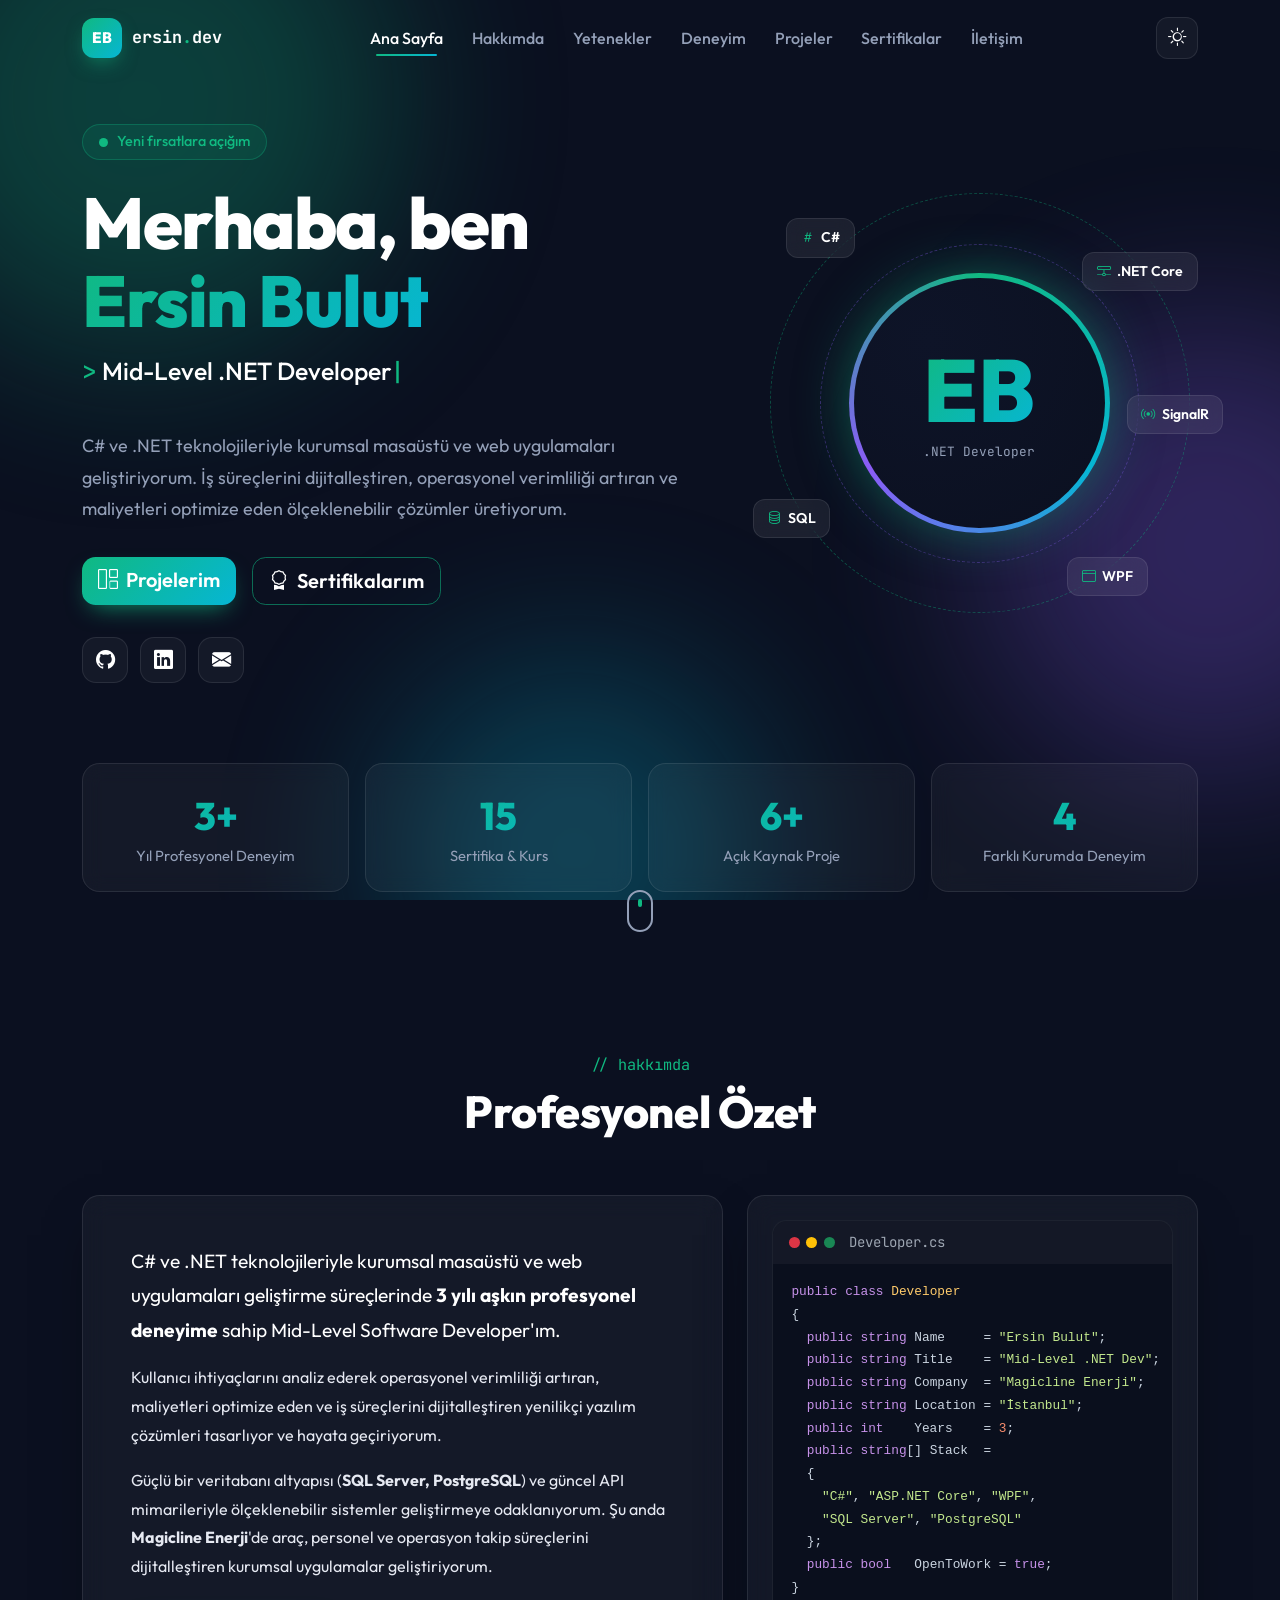
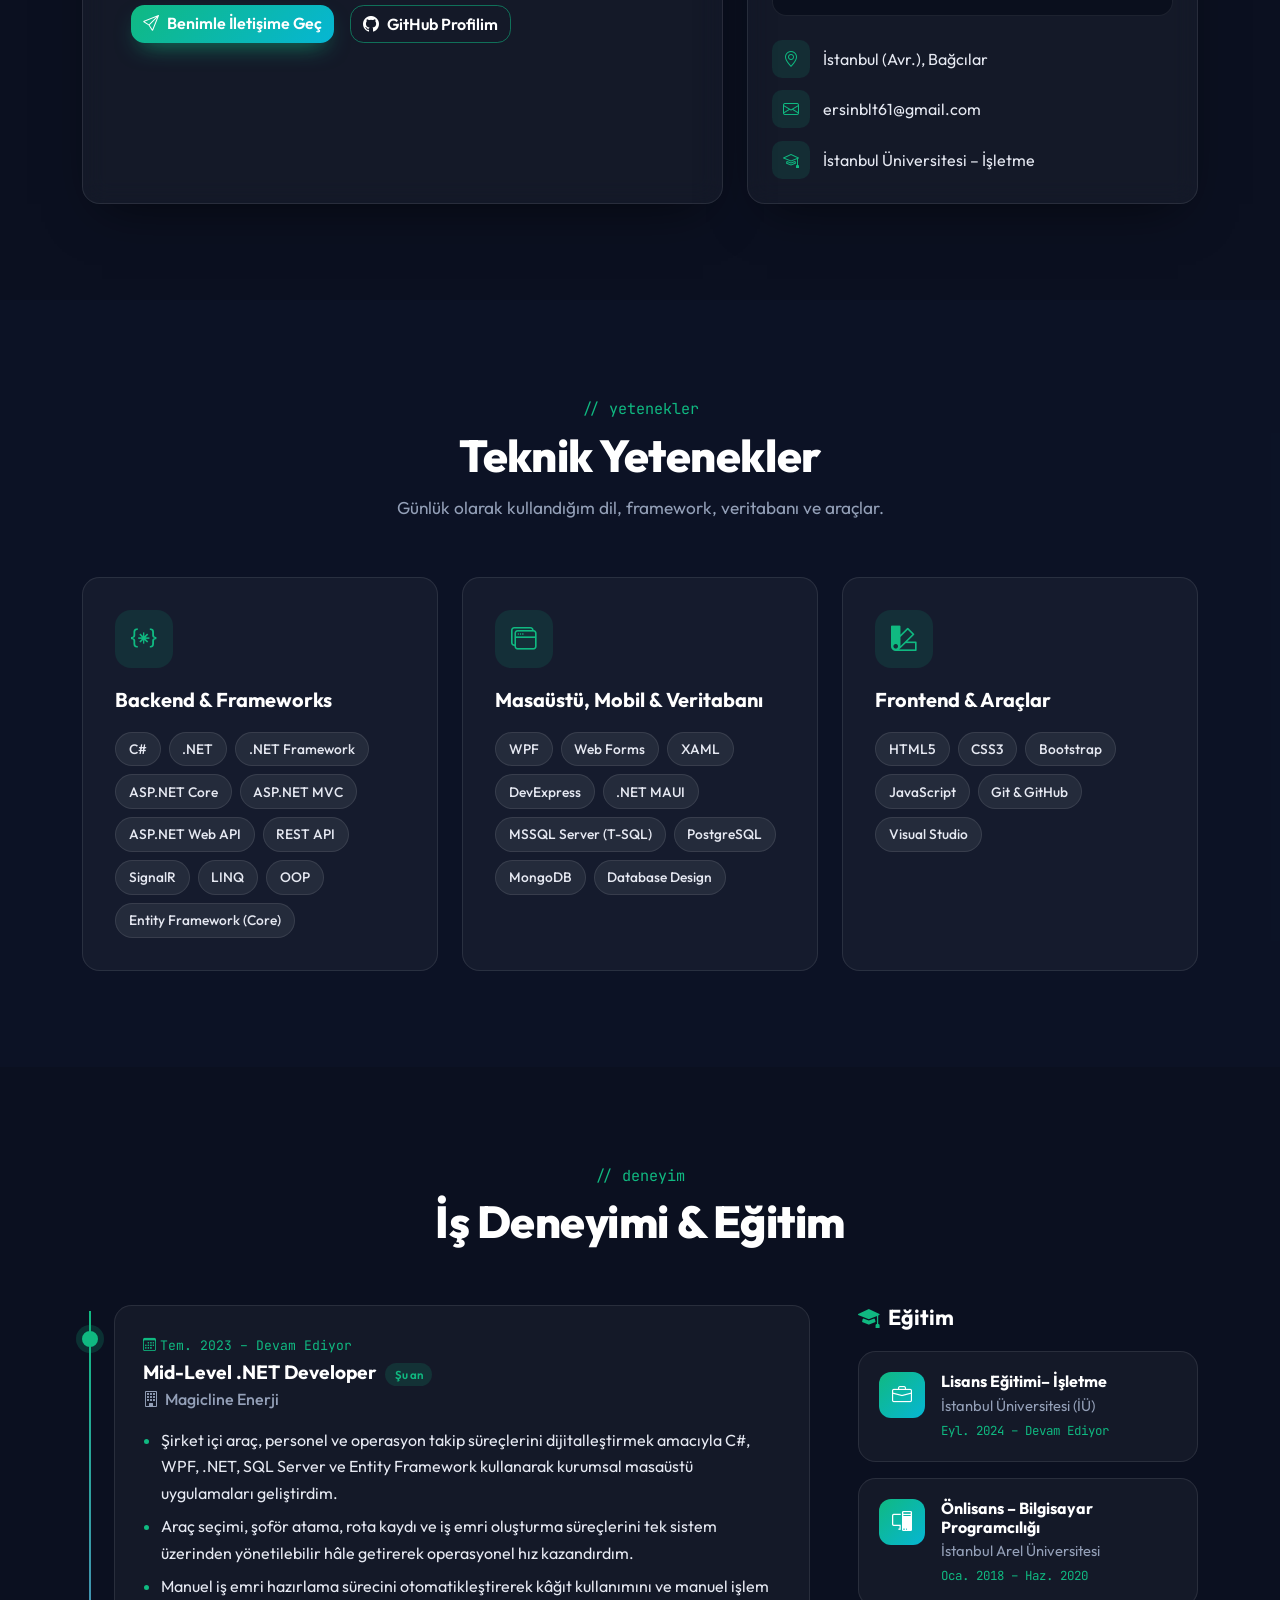
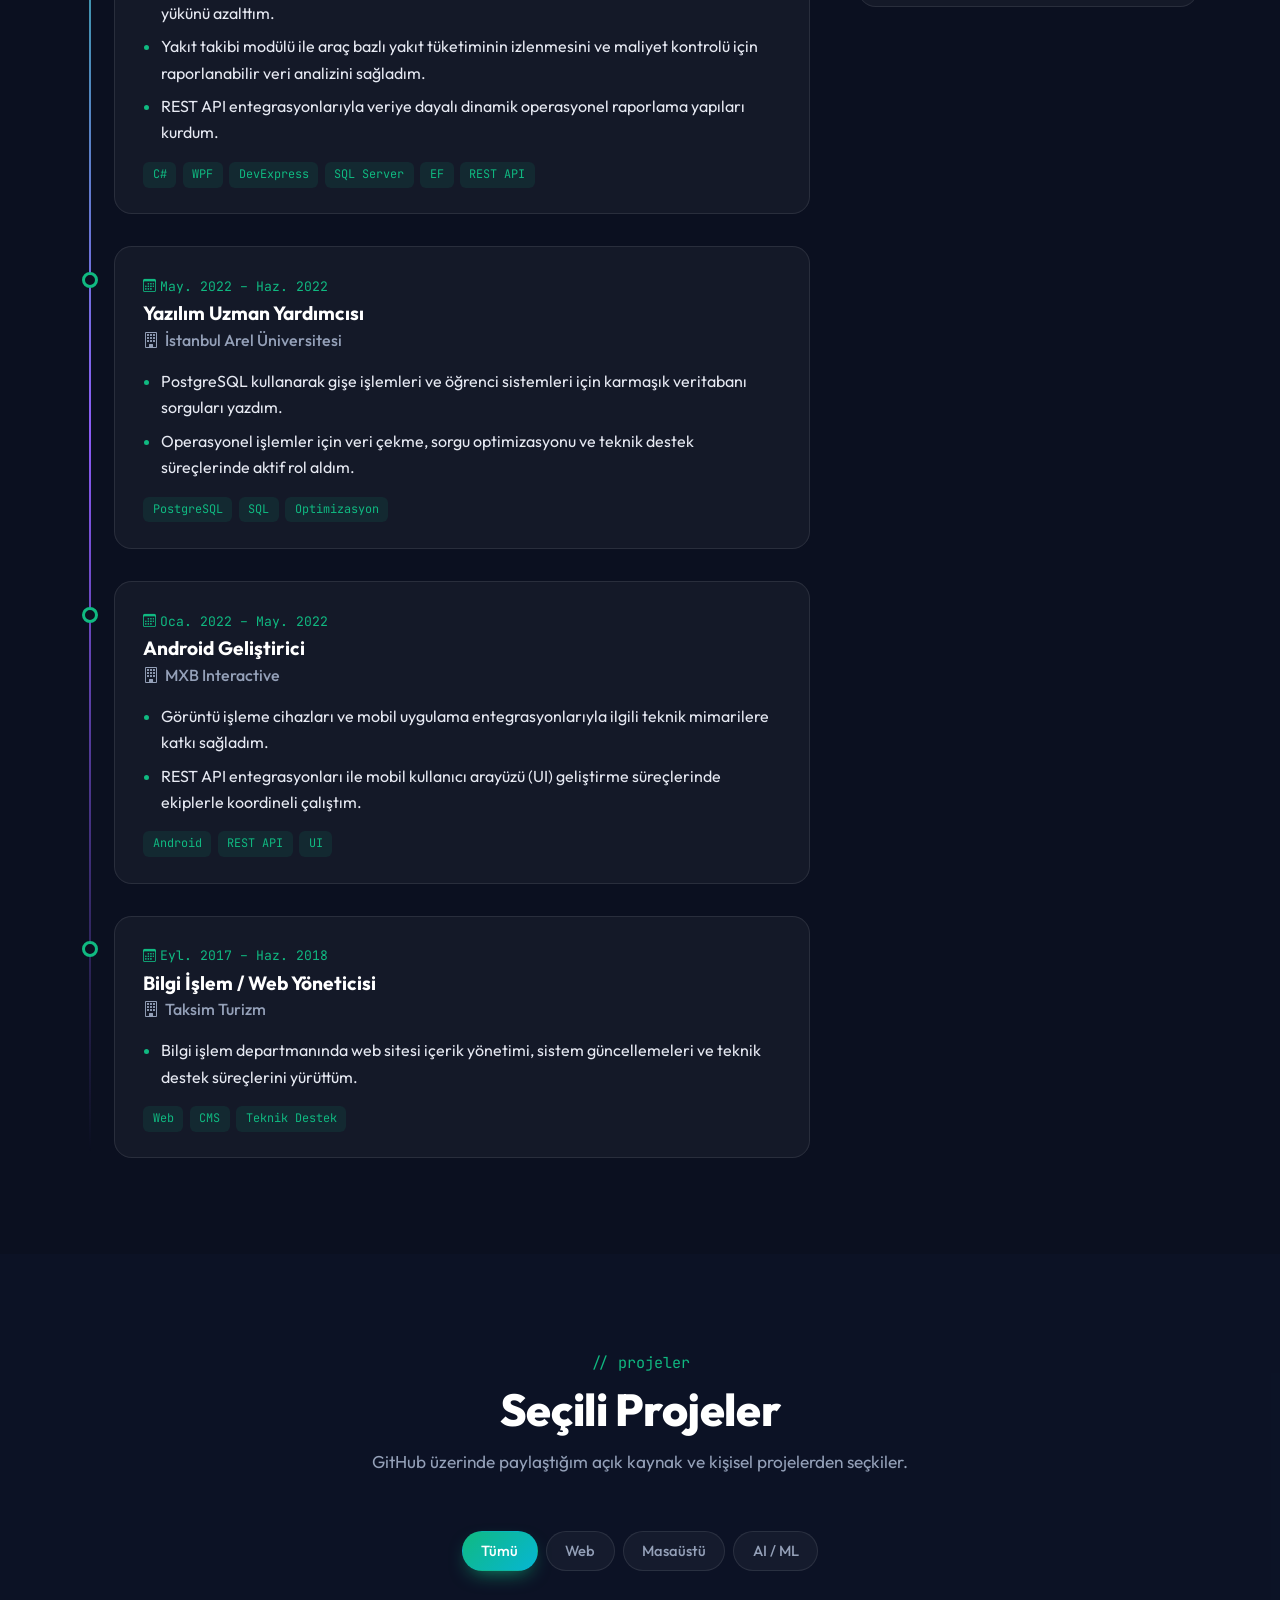
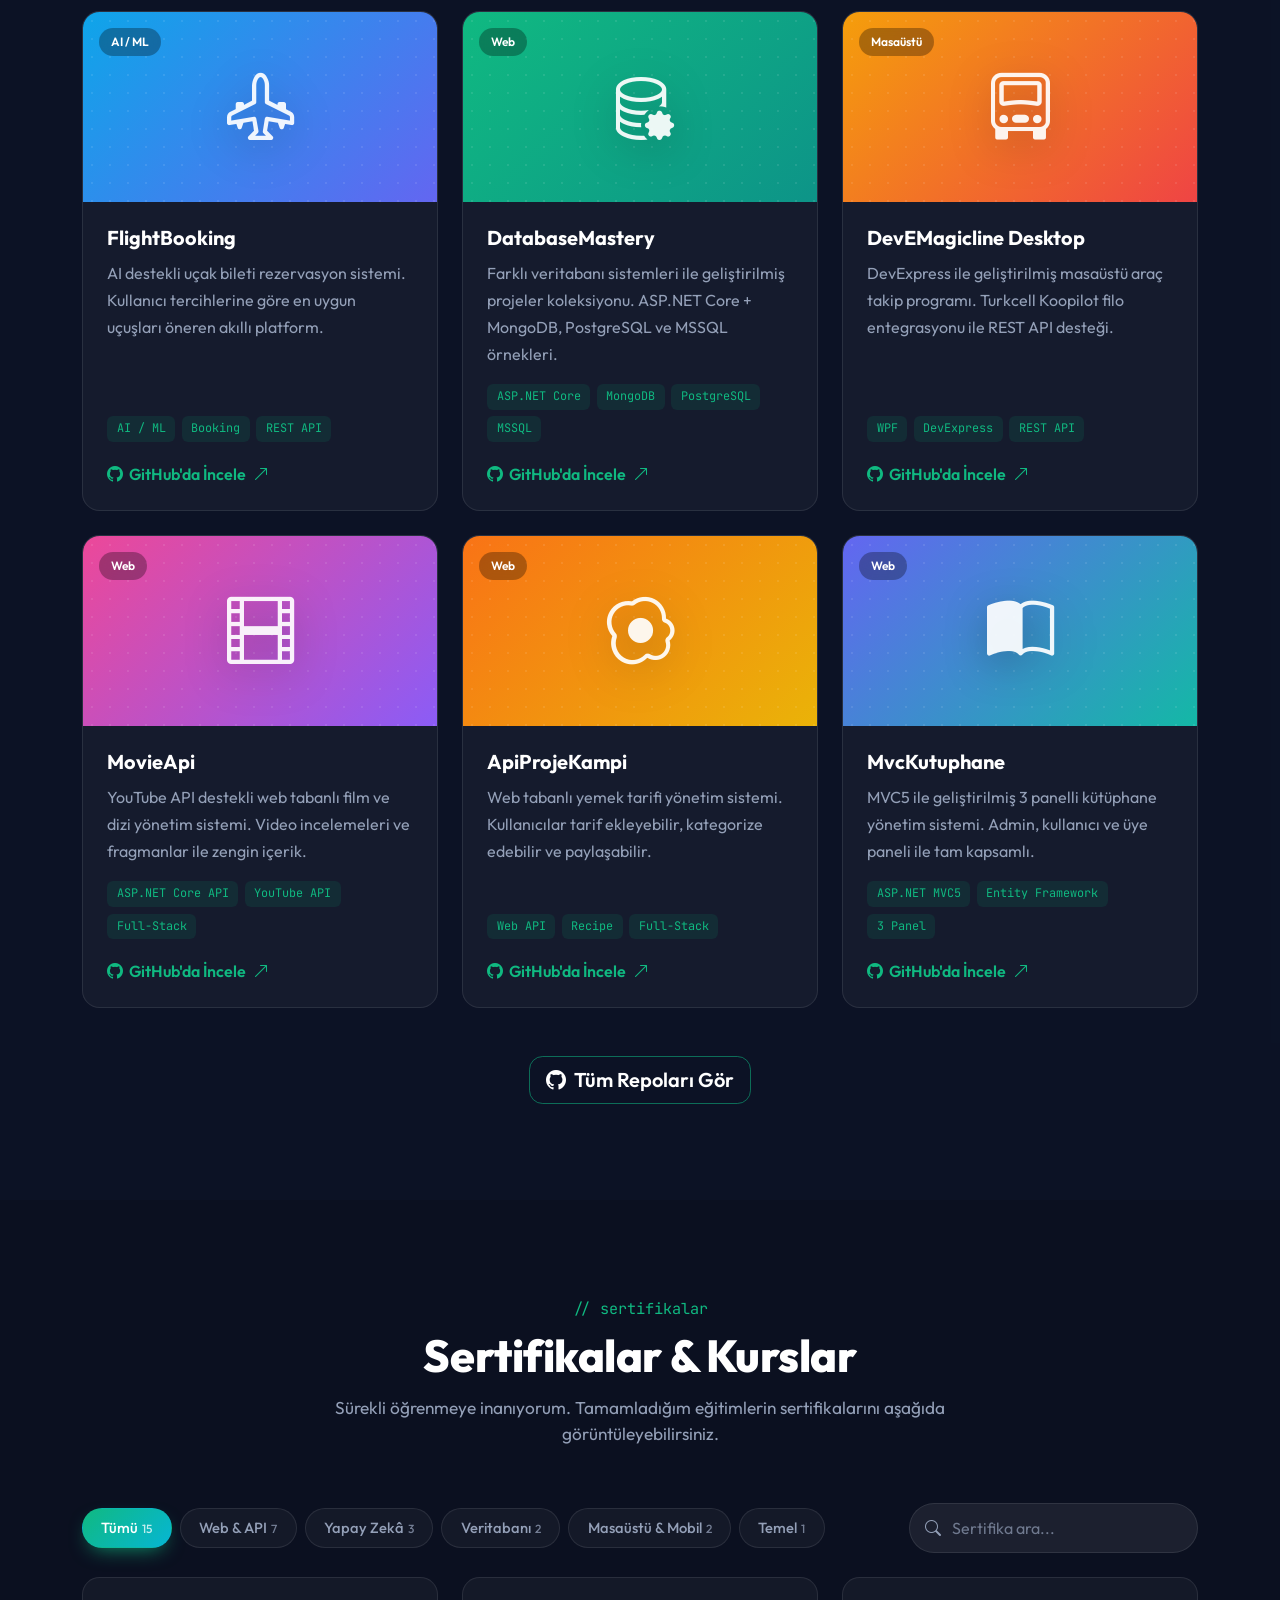
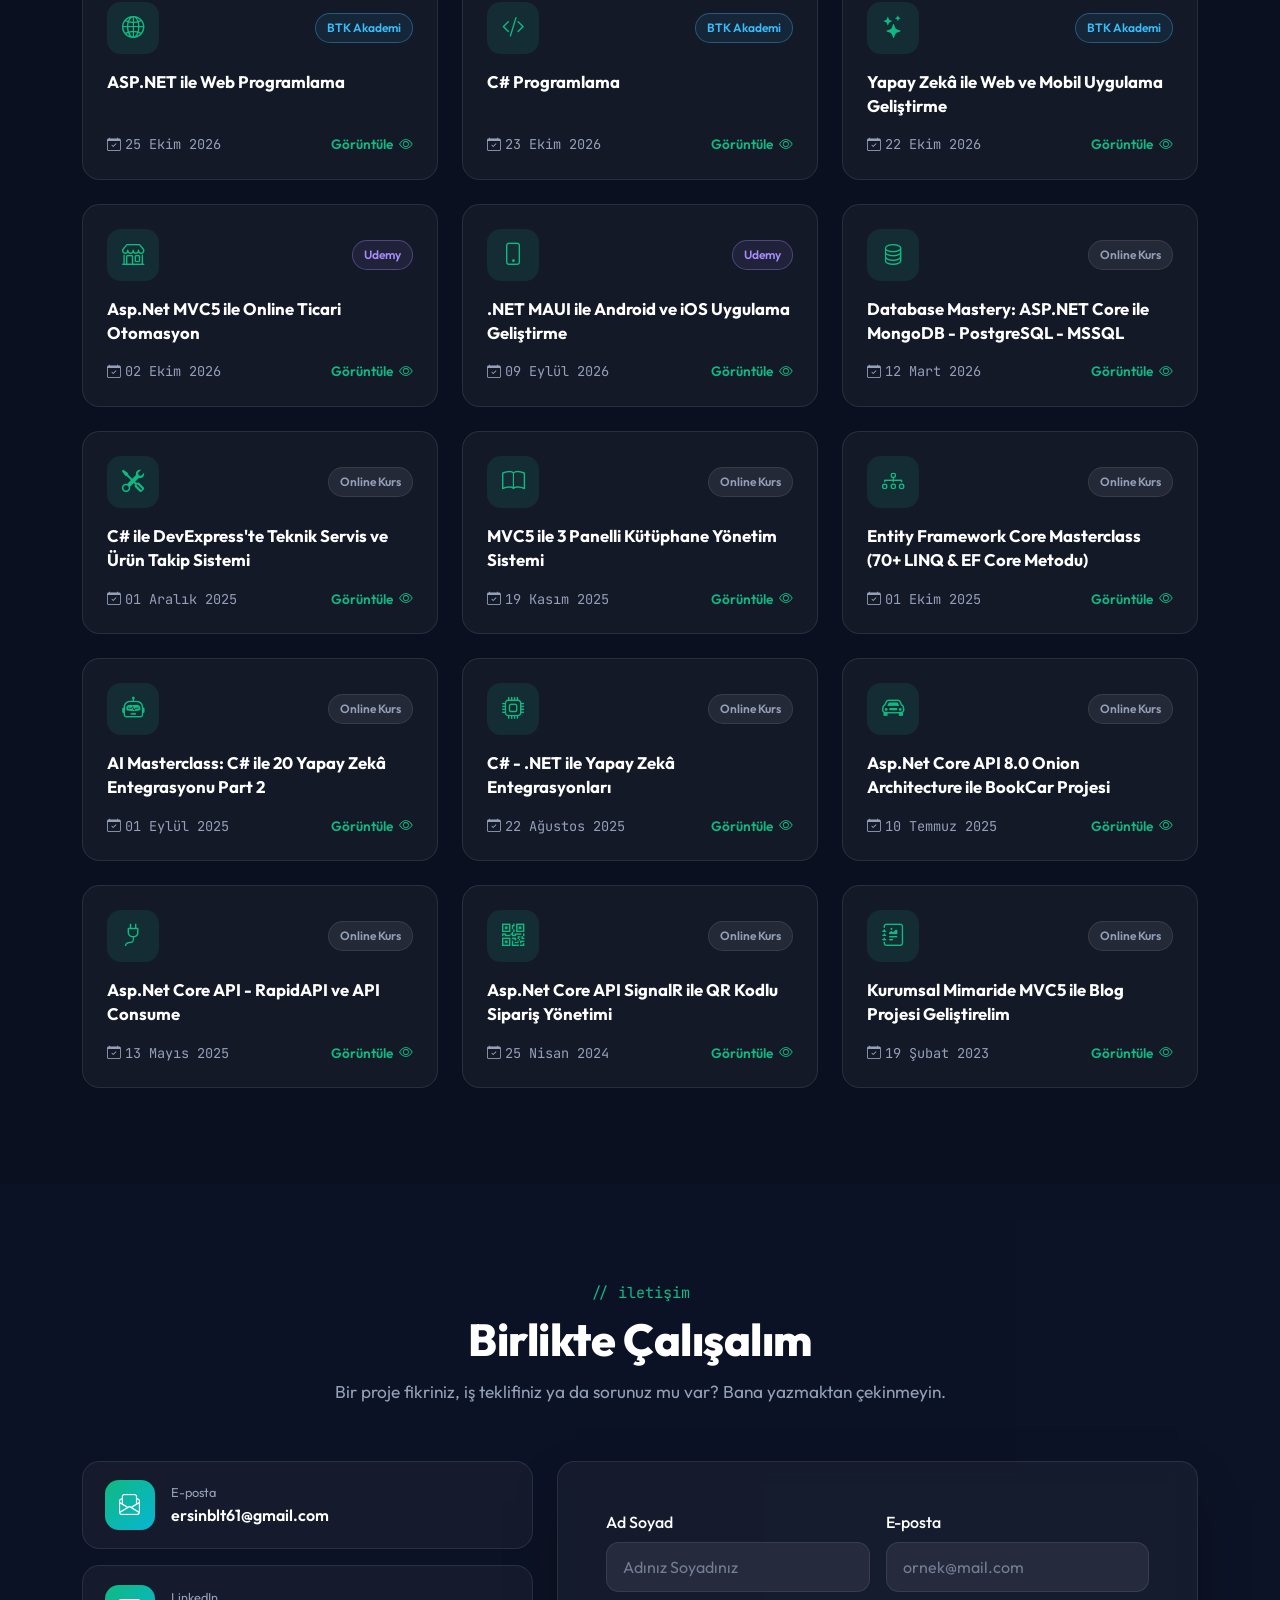
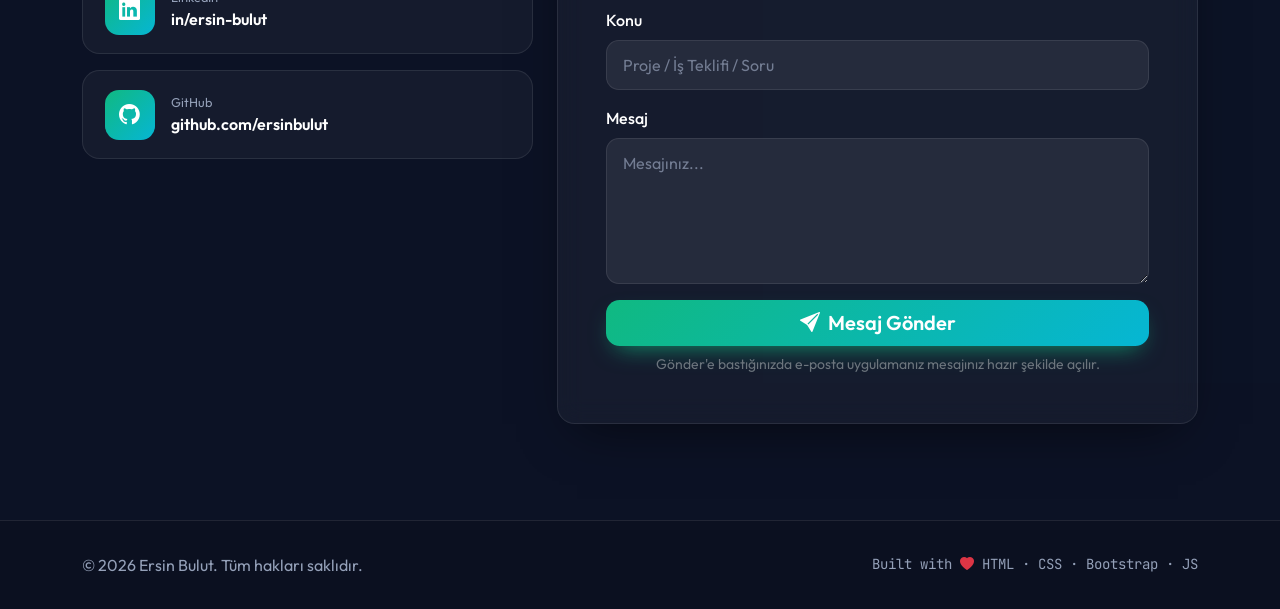
<file: index.html>
<!DOCTYPE html>
<html lang="tr" data-bs-theme="dark">

<head>
  <meta charset="UTF-8">
  <meta name="viewport" content="width=device-width, initial-scale=1.0">
  <title>Ersin Bulut | Mid-Level .NET Developer</title>
  <meta name="description"
    content="Ersin Bulut — C# ve .NET teknolojileriyle kurumsal masaüstü ve web uygulamaları geliştiren Mid-Level .NET Developer. Projeler, sertifikalar ve iletişim.">
  <meta name="author" content="Ersin Bulut">
  <meta property="og:title" content="Ersin Bulut | Mid-Level .NET Developer">
  <meta property="og:description" content="C#, ASP.NET Core, WPF, SQL Server ve REST API ile ölçeklenebilir çözümler.">
  <meta name="theme-color" content="#0b1020">
  <link rel="icon"
    href="data:image/svg+xml,<svg xmlns='http://www.w3.org/2000/svg' viewBox='0 0 64 64'><rect width='64' height='64' rx='14' fill='%2310b981'/><text x='50%25' y='54%25' dominant-baseline='middle' text-anchor='middle' font-family='Arial' font-weight='700' font-size='28' fill='white'>EB</text></svg>">

  <!-- Fonts -->
  <link rel="preconnect" href="https://fonts.googleapis.com">
  <link rel="preconnect" href="https://fonts.gstatic.com" crossorigin>
  <link
    href="https://fonts.googleapis.com/css2?family=Outfit:wght@300;400;500;600;700;800&family=JetBrains+Mono:wght@400;600&display=swap"
    rel="stylesheet">

  <!-- Bootstrap 5 + Icons -->
  <link rel="stylesheet" href="https://cdn.jsdelivr.net/npm/bootstrap@5.3.3/dist/css/bootstrap.min.css">
  <link rel="stylesheet" href="https://cdn.jsdelivr.net/npm/bootstrap-icons@1.11.3/font/bootstrap-icons.min.css">

  <!-- Custom -->
  <link rel="stylesheet" href="css/style.css">
</head>

<body data-bs-spy="scroll" data-bs-target="#mainNav" data-bs-offset="90" tabindex="0">

  <!-- Preloader -->
  <div id="preloader">
    <div class="preloader-logo"><span>E</span><span>B</span></div>
  </div>

  <!-- Scroll progress -->
  <div id="scrollProgress"></div>

  <!-- Background blobs -->
  <div class="bg-blobs" aria-hidden="true">
    <span class="blob blob-1"></span>
    <span class="blob blob-2"></span>
    <span class="blob blob-3"></span>
  </div>

  <!-- ================= NAVBAR ================= -->
  <nav id="mainNav" class="navbar navbar-expand-lg fixed-top">
    <div class="container">
      <a class="navbar-brand brand" href="#home">
        <span class="brand-mark">EB</span>
        <span class="brand-text">ersin<span class="text-accent">.</span>dev</span>
      </a>

      <div class="d-flex align-items-center gap-2 order-lg-last">
        <button id="themeToggle" class="btn btn-icon" type="button" aria-label="Tema değiştir">
          <i class="bi bi-sun"></i>
        </button>
        <button class="navbar-toggler btn-icon" type="button" data-bs-toggle="collapse" data-bs-target="#navMenu"
          aria-controls="navMenu" aria-expanded="false" aria-label="Menü">
          <i class="bi bi-list"></i>
        </button>
      </div>

      <div class="collapse navbar-collapse" id="navMenu">
        <ul class="navbar-nav mx-auto">
          <li class="nav-item"><a class="nav-link" href="#home">Ana Sayfa</a></li>
          <li class="nav-item"><a class="nav-link" href="#about">Hakkımda</a></li>
          <li class="nav-item"><a class="nav-link" href="#skills">Yetenekler</a></li>
          <li class="nav-item"><a class="nav-link" href="#experience">Deneyim</a></li>
          <li class="nav-item"><a class="nav-link" href="#projects">Projeler</a></li>
          <li class="nav-item"><a class="nav-link" href="#certificates">Sertifikalar</a></li>
          <li class="nav-item"><a class="nav-link" href="#contact">İletişim</a></li>
        </ul>
      </div>
    </div>
  </nav>

  <main>
    <!-- ================= HERO ================= -->
    <section id="home" class="hero">
      <div class="container">
        <div class="row align-items-center g-5">
          <div class="col-lg-7 order-2 order-lg-1">
            <div class="status-pill reveal">
              <span class="pulse"></span> Yeni fırsatlara açığım
            </div>
            <h1 class="hero-title reveal">
              Merhaba, ben <br>
              <span class="gradient-text">Ersin Bulut</span>
            </h1>
            <h2 class="hero-role reveal">
              <span class="mono text-accent">&gt;</span>
              <span id="typed"></span><span class="typed-cursor">|</span>
            </h2>
            <p class="hero-lead reveal">
              C# ve .NET teknolojileriyle kurumsal masaüstü ve web uygulamaları geliştiriyorum.
              İş süreçlerini dijitalleştiren, operasyonel verimliliği artıran ve maliyetleri optimize eden
              ölçeklenebilir çözümler üretiyorum.
            </p>
            <div class="d-flex flex-wrap gap-3 reveal">
              <a href="#projects" class="btn btn-accent btn-lg"><i class="bi bi-grid-1x2 me-2"></i>Projelerim</a>
              <a href="#certificates" class="btn btn-outline-accent btn-lg"><i
                  class="bi bi-award me-2"></i>Sertifikalarım</a>
            </div>
            <div class="hero-social reveal">
              <a href="https://github.com/ersinbulut" target="_blank" rel="noopener" aria-label="GitHub"><i
                  class="bi bi-github"></i></a>
              <a href="https://linkedin.com/in/ersin-bulut-2a45371a7" target="_blank" rel="noopener"
                aria-label="LinkedIn"><i class="bi bi-linkedin"></i></a>
              <a href="mailto:ersinblt61@gmail.com" aria-label="E-posta"><i class="bi bi-envelope-fill"></i></a>
            </div>
          </div>

          <div class="col-lg-5 order-1 order-lg-2">
            <div class="hero-visual reveal">
              <div class="orbit orbit-1"></div>
              <div class="orbit orbit-2"></div>
              <div class="avatar">
                <div class="avatar-inner">
                  <span>EB</span>
                  <small class="mono">.NET Developer</small>
                </div>
              </div>
              <span class="float-badge fb-1"><i class="bi bi-hash"></i> C#</span>
              <span class="float-badge fb-2"><i class="bi bi-hdd-network"></i> .NET Core</span>
              <span class="float-badge fb-3"><i class="bi bi-database"></i> SQL</span>
              <span class="float-badge fb-4"><i class="bi bi-window"></i> WPF</span>
              <span class="float-badge fb-5"><i class="bi bi-broadcast"></i> SignalR</span>
            </div>
          </div>
        </div>

        <!-- Stats -->
        <div class="row g-3 stats-row">
          <div class="col-6 col-md-3 reveal">
            <div class="stat-card">
              <div class="stat-num"><span class="counter" data-target="3">0</span>+</div>
              <div class="stat-label">Yıl Profesyonel Deneyim</div>
            </div>
          </div>
          <div class="col-6 col-md-3 reveal">
            <div class="stat-card">
              <div class="stat-num"><span class="counter" data-target="15">0</span></div>
              <div class="stat-label">Sertifika & Kurs</div>
            </div>
          </div>
          <div class="col-6 col-md-3 reveal">
            <div class="stat-card">
              <div class="stat-num"><span class="counter" data-target="6">0</span>+</div>
              <div class="stat-label">Açık Kaynak Proje</div>
            </div>
          </div>
          <div class="col-6 col-md-3 reveal">
            <div class="stat-card">
              <div class="stat-num"><span class="counter" data-target="4">0</span></div>
              <div class="stat-label">Farklı Kurumda Deneyim</div>
            </div>
          </div>
        </div>
      </div>
      <a href="#about" class="scroll-down" aria-label="Aşağı kaydır"><span></span></a>
    </section>

    <!-- ================= ABOUT ================= -->
    <section id="about" class="section">
      <div class="container">
        <div class="section-head reveal">
          <span class="section-tag">// hakkımda</span>
          <h2 class="section-title">Profesyonel Özet</h2>
        </div>
        <div class="row g-4 align-items-stretch">
          <div class="col-lg-7 reveal">
            <div class="glass-card h-100 p-4 p-md-5">
              <p class="lead-text">
                C# ve .NET teknolojileriyle kurumsal masaüstü ve web uygulamaları geliştirme süreçlerinde
                <strong>3 yılı aşkın profesyonel deneyime</strong> sahip Mid-Level Software Developer'ım.
              </p>
              <p>
                Kullanıcı ihtiyaçlarını analiz ederek operasyonel verimliliği artıran, maliyetleri optimize eden ve
                iş süreçlerini dijitalleştiren yenilikçi yazılım çözümleri tasarlıyor ve hayata geçiriyorum.
              </p>
              <p class="mb-4">
                Güçlü bir veritabanı altyapısı (<strong>SQL Server, PostgreSQL</strong>) ve güncel API mimarileriyle
                ölçeklenebilir sistemler geliştirmeye odaklanıyorum. Şu anda <strong>Magicline Enerji</strong>'de
                araç, personel ve operasyon takip süreçlerini dijitalleştiren kurumsal uygulamalar geliştiriyorum.
              </p>
              <div class="d-flex flex-wrap gap-3">
                <a href="#contact" class="btn btn-accent"><i class="bi bi-send me-2"></i>Benimle İletişime Geç</a>
                <a href="https://github.com/ersinbulut" target="_blank" rel="noopener" class="btn btn-outline-accent"><i
                    class="bi bi-github me-2"></i>GitHub Profilim</a>
              </div>
            </div>
          </div>
          <div class="col-lg-5 reveal">
            <div class="glass-card h-100 p-4">
              <div class="code-window">
                <div class="code-head">
                  <span class="dot bg-danger"></span><span class="dot bg-warning"></span><span
                    class="dot bg-success"></span>
                  <span class="mono small ms-2 opacity-75">Developer.cs</span>
                </div>
                <pre class="code-body mono"><code><span class="k">public class</span> <span class="t">Developer</span>
{
  <span class="k">public string</span> Name     = <span class="s">"Ersin Bulut"</span>;
  <span class="k">public string</span> Title    = <span class="s">"Mid-Level .NET Dev"</span>;
  <span class="k">public string</span> Company  = <span class="s">"Magicline Enerji"</span>;
  <span class="k">public string</span> Location = <span class="s">"İstanbul"</span>;
  <span class="k">public int</span>    Years    = <span class="n">3</span>;
  <span class="k">public string</span>[] Stack  =
  {
    <span class="s">"C#"</span>, <span class="s">"ASP.NET Core"</span>, <span class="s">"WPF"</span>,
    <span class="s">"SQL Server"</span>, <span class="s">"PostgreSQL"</span>
  };
  <span class="k">public bool</span>   OpenToWork = <span class="k">true</span>;
}</code></pre>
              </div>
              <ul class="info-list mt-4">
                <li><i class="bi bi-geo-alt"></i><span>İstanbul (Avr.), Bağcılar</span></li>
                <li><i class="bi bi-envelope"></i><a href="mailto:ersinblt61@gmail.com">ersinblt61@gmail.com</a></li>
                <li><i class="bi bi-mortarboard"></i><span>İstanbul Üniversitesi – İşletme</span></li>
              </ul>
            </div>
          </div>
        </div>
      </div>
    </section>

    <!-- ================= SKILLS ================= -->
    <section id="skills" class="section section-alt">
      <div class="container">
        <div class="section-head reveal">
          <span class="section-tag">// yetenekler</span>
          <h2 class="section-title">Teknik Yetenekler</h2>
          <p class="section-sub">Günlük olarak kullandığım dil, framework, veritabanı ve araçlar.</p>
        </div>
        <div class="row g-4" id="skillsGrid"><!-- JS ile doldurulur --></div>
      </div>
    </section>

    <!-- ================= EXPERIENCE ================= -->
    <section id="experience" class="section">
      <div class="container">
        <div class="section-head reveal">
          <span class="section-tag">// deneyim</span>
          <h2 class="section-title">İş Deneyimi & Eğitim</h2>
        </div>
        <div class="row g-5">
          <div class="col-lg-8">
            <div class="timeline" id="timeline"><!-- JS ile doldurulur --></div>
          </div>
          <div class="col-lg-4">
            <h3 class="sub-title reveal"><i class="bi bi-mortarboard-fill text-accent me-2"></i>Eğitim</h3>
            <div id="educationList" class="d-grid gap-3"><!-- JS ile doldurulur --></div>
          </div>
        </div>
      </div>
    </section>

    <!-- ================= PROJECTS ================= -->
    <section id="projects" class="section section-alt">
      <div class="container">
        <div class="section-head reveal">
          <span class="section-tag">// projeler</span>
          <h2 class="section-title">Seçili Projeler</h2>
          <p class="section-sub">GitHub üzerinde paylaştığım açık kaynak ve kişisel projelerden seçkiler.</p>
        </div>

        <div class="filter-group reveal" id="projectFilters" role="group" aria-label="Proje filtreleri">
          <button class="filter-btn active" data-filter="all">Tümü</button>
          <button class="filter-btn" data-filter="web">Web</button>
          <button class="filter-btn" data-filter="desktop">Masaüstü</button>
          <button class="filter-btn" data-filter="ai">AI / ML</button>
        </div>

        <div class="row g-4" id="projectsGrid"><!-- JS ile doldurulur --></div>

        <div class="text-center mt-5 reveal">
          <a href="https://github.com/ersinbulut?tab=repositories" target="_blank" rel="noopener"
            class="btn btn-outline-accent btn-lg">
            <i class="bi bi-github me-2"></i>Tüm Repoları Gör
          </a>
        </div>
      </div>
    </section>

    <!-- ================= CERTIFICATES ================= -->
    <section id="certificates" class="section">
      <div class="container">
        <div class="section-head reveal">
          <span class="section-tag">// sertifikalar</span>
          <h2 class="section-title">Sertifikalar & Kurslar</h2>
          <p class="section-sub">Sürekli öğrenmeye inanıyorum. Tamamladığım eğitimlerin sertifikalarını aşağıda
            görüntüleyebilirsiniz.</p>
        </div>

        <div class="d-flex flex-column flex-md-row gap-3 justify-content-between align-items-md-center mb-4 reveal">
          <div class="filter-group mb-0" id="certFilters" role="group" aria-label="Sertifika filtreleri"><!-- JS -->
          </div>
          <div class="search-box">
            <i class="bi bi-search"></i>
            <input type="search" id="certSearch" class="form-control" placeholder="Sertifika ara..."
              aria-label="Sertifika ara">
          </div>
        </div>

        <div class="row g-4" id="certGrid"><!-- JS ile doldurulur --></div>
        <p class="text-center text-secondary mt-4 d-none" id="certEmpty">Aramanızla eşleşen sertifika bulunamadı.</p>
      </div>
    </section>

    <!-- ================= CONTACT ================= -->
    <section id="contact" class="section section-alt">
      <div class="container">
        <div class="section-head reveal">
          <span class="section-tag">// iletişim</span>
          <h2 class="section-title">Birlikte Çalışalım</h2>
          <p class="section-sub">Bir proje fikriniz, iş teklifiniz ya da sorunuz mu var? Bana yazmaktan çekinmeyin.</p>
        </div>

        <div class="row g-4">
          <div class="col-lg-5 reveal">
            <div class="d-grid gap-3">
              <a class="contact-card" href="mailto:ersinblt61@gmail.com">
                <span class="contact-icon"><i class="bi bi-envelope-paper"></i></span>
                <span><small>E-posta</small><strong>ersinblt61@gmail.com</strong></span>
              </a>
              <a class="contact-card" href="https://linkedin.com/in/ersin-bulut-2a45371a7" target="_blank"
                rel="noopener">
                <span class="contact-icon"><i class="bi bi-linkedin"></i></span>
                <span><small>LinkedIn</small><strong>in/ersin-bulut</strong></span>
              </a>
              <a class="contact-card" href="https://github.com/ersinbulut" target="_blank" rel="noopener">
                <span class="contact-icon"><i class="bi bi-github"></i></span>
                <span><small>GitHub</small><strong>github.com/ersinbulut</strong></span>
              </a>
            </div>
          </div>

          <div class="col-lg-7 reveal">
            <form id="contactForm" class="glass-card p-4 p-md-5 needs-validation" novalidate>
              <div class="row g-3">
                <div class="col-md-6">
                  <label for="cfName" class="form-label">Ad Soyad</label>
                  <input type="text" class="form-control" id="cfName" placeholder="Adınız Soyadınız" required>
                  <div class="invalid-feedback">Lütfen adınızı girin.</div>
                </div>
                <div class="col-md-6">
                  <label for="cfEmail" class="form-label">E-posta</label>
                  <input type="email" class="form-control" id="cfEmail" placeholder="ornek@mail.com" required>
                  <div class="invalid-feedback">Geçerli bir e-posta girin.</div>
                </div>
                <div class="col-12">
                  <label for="cfSubject" class="form-label">Konu</label>
                  <input type="text" class="form-control" id="cfSubject" placeholder="Proje / İş Teklifi / Soru"
                    required>
                  <div class="invalid-feedback">Lütfen bir konu girin.</div>
                </div>
                <div class="col-12">
                  <label for="cfMessage" class="form-label">Mesaj</label>
                  <textarea class="form-control" id="cfMessage" rows="5" placeholder="Mesajınız..." required
                    minlength="10"></textarea>
                  <div class="invalid-feedback">Mesaj en az 10 karakter olmalı.</div>
                </div>
                <div class="col-12">
                  <button type="submit" class="btn btn-accent btn-lg w-100"><i class="bi bi-send-fill me-2"></i>Mesaj
                    Gönder</button>
                  <small class="d-block text-secondary mt-2 text-center">Gönder'e bastığınızda e-posta uygulamanız
                    mesajınız hazır şekilde açılır.</small>
                </div>
              </div>
            </form>
          </div>
        </div>
      </div>
    </section>
  </main>

  <!-- ================= FOOTER ================= -->
  <footer class="footer">
    <div class="container d-flex flex-column flex-md-row justify-content-between align-items-center gap-3">
      <p class="mb-0">&copy; <span id="year"></span> Ersin Bulut. Tüm hakları saklıdır.</p>
      <p class="mb-0 mono small">Built with <i class="bi bi-heart-fill text-danger"></i> HTML · CSS · Bootstrap · JS</p>
    </div>
  </footer>

  <!-- Back to top -->
  <a href="#home" id="backToTop" class="btn btn-accent" aria-label="Yukarı çık"><i class="bi bi-arrow-up"></i></a>

  <!-- Certificate modal -->
  <div class="modal fade" id="certModal" tabindex="-1" aria-labelledby="certModalTitle" aria-hidden="true">
    <div class="modal-dialog modal-xl modal-dialog-centered modal-fullscreen-md-down">
      <div class="modal-content">
        <div class="modal-header">
          <div>
            <h5 class="modal-title" id="certModalTitle">Sertifika</h5>
            <small class="text-secondary" id="certModalMeta"></small>
          </div>
          <button type="button" class="btn-close" data-bs-dismiss="modal" aria-label="Kapat"></button>
        </div>
        <div class="modal-body p-0">
          <iframe id="certFrame" title="Sertifika önizleme" src="about:blank"></iframe>
        </div>
        <div class="modal-footer">
          <a id="certOpen" class="btn btn-outline-accent" target="_blank" rel="noopener"><i
              class="bi bi-box-arrow-up-right me-2"></i>Yeni Sekmede Aç</a>
          <a id="certDownload" class="btn btn-accent" download><i class="bi bi-download me-2"></i>İndir</a>
        </div>
      </div>
    </div>
  </div>

  <!-- Toast -->
  <div class="toast-container position-fixed bottom-0 start-50 translate-middle-x p-3">
    <div id="appToast" class="toast align-items-center border-0" role="alert" aria-live="assertive" aria-atomic="true">
      <div class="d-flex">
        <div class="toast-body" id="appToastBody"></div>
        <button type="button" class="btn-close me-2 m-auto" data-bs-dismiss="toast" aria-label="Kapat"></button>
      </div>
    </div>
  </div>

  <script src="https://cdn.jsdelivr.net/npm/bootstrap@5.3.3/dist/js/bootstrap.bundle.min.js"></script>
  <script src="js/data.js"></script>
  <script src="js/main.js"></script>
</body>

</html>
</file>
<file: css/style.css>
/* =========================================================
   Ersin Bulut — Portfolio
   ========================================================= */
:root {
  --accent: #10b981;
  --accent-2: #06b6d4;
  --accent-3: #8b5cf6;
  --accent-rgb: 16, 185, 129;
  --grad: linear-gradient(135deg, var(--accent) 0%, var(--accent-2) 100%);
  --radius: 1.1rem;
  --nav-h: 76px;
  --font: "Outfit", system-ui, -apple-system, "Segoe UI", sans-serif;
  --mono: "JetBrains Mono", ui-monospace, Consolas, monospace;
}

[data-bs-theme="dark"] {
  --bg: #0b1020;
  --bg-alt: #0e1428;
  --surface: rgba(255, 255, 255, 0.04);
  --surface-strong: rgba(255, 255, 255, 0.07);
  --border: rgba(255, 255, 255, 0.09);
  --text: #e6e9f2;
  --muted: #94a0b8;
  --heading: #ffffff;
  --shadow: 0 20px 50px -20px rgba(0, 0, 0, 0.6);
  --bs-body-bg: var(--bg);
  --bs-body-color: var(--text);
}

[data-bs-theme="light"] {
  --bg: #f6f8fc;
  --bg-alt: #eef2f9;
  --surface: rgba(255, 255, 255, 0.75);
  --surface-strong: #ffffff;
  --border: rgba(15, 23, 42, 0.09);
  --text: #334155;
  --muted: #64748b;
  --heading: #0f172a;
  --shadow: 0 20px 45px -25px rgba(15, 23, 42, 0.25);
  --bs-body-bg: var(--bg);
  --bs-body-color: var(--text);
}

* { scroll-margin-top: var(--nav-h); }
html { scroll-behavior: smooth; }

body {
  font-family: var(--font);
  background: var(--bg);
  color: var(--text);
  overflow-x: hidden;
  transition: background-color .4s ease, color .4s ease;
}

h1, h2, h3, h4, h5, h6 { color: var(--heading); font-weight: 700; }
a { color: var(--accent); text-decoration: none; }
a:hover { color: var(--accent-2); }
::selection { background: rgba(var(--accent-rgb), .35); }

.mono { font-family: var(--mono); }
.text-accent { color: var(--accent) !important; }
.gradient-text {
  background: var(--grad);
  -webkit-background-clip: text;
  background-clip: text;
  color: transparent;
}

/* Scrollbar */
::-webkit-scrollbar { width: 10px; }
::-webkit-scrollbar-track { background: var(--bg); }
::-webkit-scrollbar-thumb { background: linear-gradient(var(--accent), var(--accent-2)); border-radius: 10px; }

/* ---------- Preloader ---------- */
#preloader {
  position: fixed; inset: 0; z-index: 9999;
  display: grid; place-items: center;
  background: var(--bg);
  transition: opacity .5s ease, visibility .5s ease;
}
#preloader.hide { opacity: 0; visibility: hidden; }
.preloader-logo {
  display: flex; gap: .25rem;
  font-size: 3rem; font-weight: 800;
}
.preloader-logo span {
  display: inline-block;
  background: var(--grad); -webkit-background-clip: text; background-clip: text; color: transparent;
  animation: bounce 1s ease-in-out infinite;
}
.preloader-logo span:nth-child(2) { animation-delay: .15s; }
@keyframes bounce { 0%,100% { transform: translateY(0); } 50% { transform: translateY(-14px); } }

/* ---------- Scroll progress ---------- */
#scrollProgress {
  position: fixed; top: 0; left: 0; height: 3px; width: 0;
  background: var(--grad); z-index: 1100;
  box-shadow: 0 0 12px rgba(var(--accent-rgb), .7);
}

/* ---------- Background blobs ---------- */
.bg-blobs { position: fixed; inset: 0; z-index: -1; overflow: hidden; pointer-events: none; }
.blob {
  position: absolute; border-radius: 50%;
  filter: blur(90px); opacity: .28;
  animation: drift 22s ease-in-out infinite alternate;
}
[data-bs-theme="light"] .blob { opacity: .18; }
.blob-1 { width: 520px; height: 520px; background: var(--accent); top: -160px; left: -120px; }
.blob-2 { width: 460px; height: 460px; background: var(--accent-3); top: 35%; right: -160px; animation-delay: -6s; }
.blob-3 { width: 380px; height: 380px; background: var(--accent-2); bottom: -140px; left: 30%; animation-delay: -12s; }
@keyframes drift {
  0% { transform: translate(0, 0) scale(1); }
  100% { transform: translate(80px, 60px) scale(1.15); }
}

/* ---------- Navbar ---------- */
#mainNav {
  min-height: var(--nav-h);
  transition: background-color .3s ease, box-shadow .3s ease, min-height .3s ease;
}
#mainNav.scrolled {
  background: color-mix(in srgb, var(--bg) 78%, transparent);
  backdrop-filter: blur(14px);
  -webkit-backdrop-filter: blur(14px);
  border-bottom: 1px solid var(--border);
  min-height: 64px;
}
.brand { display: flex; align-items: center; gap: .6rem; color: var(--heading) !important; font-weight: 700; }
.brand-mark {
  display: grid; place-items: center;
  width: 40px; height: 40px; border-radius: 12px;
  background: var(--grad); color: #fff; font-weight: 800; font-size: .95rem;
  box-shadow: 0 8px 20px -6px rgba(var(--accent-rgb), .6);
}
.brand-text { font-family: var(--mono); font-size: 1.05rem; }
#mainNav .nav-link {
  color: var(--muted); font-weight: 500;
  padding: .5rem .9rem !important; position: relative;
  transition: color .2s ease;
}
#mainNav .nav-link::after {
  content: ""; position: absolute; left: 50%; bottom: 2px;
  width: 0; height: 2px; border-radius: 2px;
  background: var(--grad); transition: width .3s ease, left .3s ease;
}
#mainNav .nav-link:hover, #mainNav .nav-link.active { color: var(--heading); }
#mainNav .nav-link.active::after, #mainNav .nav-link:hover::after { width: 60%; left: 20%; }

.btn-icon {
  width: 42px; height: 42px; border-radius: 12px;
  display: inline-grid; place-items: center;
  background: var(--surface); border: 1px solid var(--border);
  color: var(--heading); font-size: 1.15rem; padding: 0;
  transition: transform .2s ease, border-color .2s ease;
}
.btn-icon:hover { transform: translateY(-2px); border-color: var(--accent); color: var(--accent); }
.navbar-toggler:focus { box-shadow: none; }

@media (max-width: 991.98px) {
  #mainNav .navbar-collapse {
    margin-top: .75rem; padding: .75rem;
    background: var(--surface-strong); border: 1px solid var(--border);
    border-radius: var(--radius);
    backdrop-filter: blur(14px);
  }
  #mainNav:not(.scrolled) .navbar-collapse.show,
  #mainNav:not(.scrolled) .navbar-collapse.collapsing { background: var(--bg-alt); }
}

/* ---------- Buttons ---------- */
.btn-accent {
  --bs-btn-color: #fff;
  --bs-btn-hover-color: #fff;
  --bs-btn-active-color: #fff;
  background: var(--grad); border: 0;
  font-weight: 600; border-radius: .85rem;
  box-shadow: 0 10px 25px -10px rgba(var(--accent-rgb), .8);
  transition: transform .2s ease, box-shadow .2s ease, filter .2s ease;
}
.btn-accent:hover { transform: translateY(-2px); filter: brightness(1.08); box-shadow: 0 16px 30px -10px rgba(var(--accent-rgb), .9); }
.btn-outline-accent {
  color: var(--heading); border: 1.5px solid rgba(var(--accent-rgb), .55);
  background: transparent; font-weight: 600; border-radius: .85rem;
  transition: all .2s ease;
}
.btn-outline-accent:hover { background: rgba(var(--accent-rgb), .12); color: var(--accent); border-color: var(--accent); transform: translateY(-2px); }

/* ---------- Hero ---------- */
.hero {
  min-height: 100vh;
  padding: calc(var(--nav-h) + 3rem) 0 4rem;
  display: flex; align-items: center; position: relative;
}
.status-pill {
  display: inline-flex; align-items: center; gap: .55rem;
  padding: .4rem 1rem; border-radius: 50px;
  background: rgba(var(--accent-rgb), .1);
  border: 1px solid rgba(var(--accent-rgb), .3);
  color: var(--accent); font-size: .9rem; font-weight: 500;
  margin-bottom: 1.5rem;
}
.pulse {
  width: 9px; height: 9px; border-radius: 50%; background: var(--accent);
  box-shadow: 0 0 0 0 rgba(var(--accent-rgb), .7);
  animation: pulse 1.8s infinite;
}
@keyframes pulse {
  70% { box-shadow: 0 0 0 10px rgba(var(--accent-rgb), 0); }
  100% { box-shadow: 0 0 0 0 rgba(var(--accent-rgb), 0); }
}
.hero-title { font-size: clamp(2.5rem, 6vw, 4.5rem); font-weight: 800; line-height: 1.08; letter-spacing: -.02em; margin-bottom: 1rem; }
.hero-role { font-size: clamp(1.1rem, 2.4vw, 1.55rem); font-weight: 500; color: var(--muted); min-height: 2.2em; margin-bottom: 1.25rem; }
#typed { color: var(--heading); }
.typed-cursor { color: var(--accent); animation: blink 1s step-end infinite; margin-left: 2px; }
@keyframes blink { 50% { opacity: 0; } }
.hero-lead { font-size: 1.12rem; color: var(--muted); max-width: 600px; line-height: 1.75; margin-bottom: 2rem; }

.hero-social { display: flex; gap: .75rem; margin-top: 2rem; }
.hero-social a {
  width: 46px; height: 46px; border-radius: 14px;
  display: grid; place-items: center; font-size: 1.2rem;
  color: var(--heading); background: var(--surface); border: 1px solid var(--border);
  transition: all .25s ease;
}
.hero-social a:hover { color: #fff; background: var(--grad); border-color: transparent; transform: translateY(-4px); }

/* Hero visual */
.hero-visual {
  position: relative; width: min(100%, 420px); aspect-ratio: 1;
  margin: 0 auto; display: grid; place-items: center;
}
.orbit {
  position: absolute; border-radius: 50%;
  border: 1.5px dashed rgba(var(--accent-rgb), .35);
  animation: spin 30s linear infinite;
}
.orbit-1 { inset: 0; }
.orbit-2 { inset: 12%; border-color: rgba(139, 92, 246, .35); animation-direction: reverse; animation-duration: 22s; }
@keyframes spin { to { transform: rotate(360deg); } }
.avatar {
  width: 62%; aspect-ratio: 1; border-radius: 50%;
  padding: 5px; background: conic-gradient(from 0deg, var(--accent), var(--accent-2), var(--accent-3), var(--accent));
  animation: spin 8s linear infinite;
  box-shadow: 0 0 60px -10px rgba(var(--accent-rgb), .6);
}
.avatar-inner {
  width: 100%; height: 100%; border-radius: 50%;
  background: radial-gradient(circle at 30% 25%, var(--bg-alt), var(--bg));
  display: flex; flex-direction: column; align-items: center; justify-content: center;
  animation: spin 8s linear infinite reverse;
}
.avatar-inner span {
  font-size: clamp(3.5rem, 9vw, 5.5rem); font-weight: 800; line-height: 1;
  background: var(--grad); -webkit-background-clip: text; background-clip: text; color: transparent;
}
.avatar-inner small { color: var(--muted); font-size: .8rem; margin-top: .5rem; }
.float-badge {
  position: absolute; display: inline-flex; align-items: center; gap: .4rem;
  padding: .5rem .85rem; border-radius: 12px;
  background: var(--surface-strong); border: 1px solid var(--border);
  backdrop-filter: blur(10px);
  color: var(--heading); font-weight: 600; font-size: .88rem;
  box-shadow: var(--shadow);
  animation: float 5s ease-in-out infinite;
}
.float-badge i { color: var(--accent); }
.fb-1 { top: 6%; left: 4%; }
.fb-2 { top: 14%; right: -2%; animation-delay: -1s; }
.fb-3 { bottom: 18%; left: -4%; animation-delay: -2s; }
.fb-4 { bottom: 4%; right: 10%; animation-delay: -3s; }
.fb-5 { top: 48%; right: -8%; animation-delay: -4s; }
@keyframes float { 0%,100% { transform: translateY(0); } 50% { transform: translateY(-14px); } }

.stats-row { margin-top: 4rem; }
.stat-card {
  text-align: center; padding: 1.5rem 1rem; border-radius: var(--radius);
  background: var(--surface); border: 1px solid var(--border);
  backdrop-filter: blur(10px);
  transition: transform .3s ease, border-color .3s ease;
}
.stat-card:hover { transform: translateY(-5px); border-color: rgba(var(--accent-rgb), .5); }
.stat-num { font-size: 2.4rem; font-weight: 800; background: var(--grad); -webkit-background-clip: text; background-clip: text; color: transparent; }
.stat-label { color: var(--muted); font-size: .92rem; }

.scroll-down {
  position: absolute; bottom: 1.5rem; left: 50%; transform: translateX(-50%);
  width: 26px; height: 42px; border: 2px solid var(--muted); border-radius: 20px;
}
.scroll-down span {
  position: absolute; top: 7px; left: 50%; width: 4px; height: 8px; margin-left: -2px;
  border-radius: 4px; background: var(--accent);
  animation: wheel 1.6s ease-in-out infinite;
}
@keyframes wheel { 0% { opacity: 1; transform: translateY(0); } 100% { opacity: 0; transform: translateY(14px); } }
@media (max-height: 760px), (max-width: 991.98px) { .scroll-down { display: none; } }

/* ---------- Sections ---------- */
.section { padding: 6rem 0; position: relative; }
.section-alt { background: color-mix(in srgb, var(--bg-alt) 70%, transparent); }
.section-head { text-align: center; max-width: 680px; margin: 0 auto 3.5rem; }
.section-tag { font-family: var(--mono); color: var(--accent); font-size: .95rem; display: inline-block; margin-bottom: .5rem; }
.section-title { font-size: clamp(2rem, 4vw, 2.8rem); font-weight: 800; letter-spacing: -.01em; margin-bottom: .75rem; }
.section-sub { color: var(--muted); font-size: 1.08rem; margin: 0; }
.sub-title { font-size: 1.35rem; margin-bottom: 1.25rem; }

.glass-card {
  background: var(--surface); border: 1px solid var(--border);
  border-radius: var(--radius); backdrop-filter: blur(12px);
  box-shadow: var(--shadow);
}
.lead-text { font-size: 1.2rem; color: var(--heading); line-height: 1.7; }
.glass-card p { line-height: 1.8; }

/* Code window */
.code-window { border-radius: .9rem; overflow: hidden; background: #0a0f1d; border: 1px solid rgba(255,255,255,.08); }
.code-head { display: flex; align-items: center; gap: .4rem; padding: .7rem 1rem; background: rgba(255,255,255,.04); color: #cbd5e1; }
.code-head .dot { width: 11px; height: 11px; border-radius: 50%; display: inline-block; }
.code-body { margin: 0; padding: 1rem 1.15rem; font-size: .8rem; color: #cbd5e1; line-height: 1.7; overflow-x: auto; }
.code-body .k { color: #c792ea; }
.code-body .t { color: #ffcb6b; }
.code-body .s { color: #c3e88d; }
.code-body .n { color: #f78c6c; }

.info-list { list-style: none; padding: 0; margin: 0; display: grid; gap: .8rem; }
.info-list li { display: flex; align-items: center; gap: .8rem; }
.info-list i {
  width: 38px; height: 38px; border-radius: 10px; flex-shrink: 0;
  display: grid; place-items: center;
  background: rgba(var(--accent-rgb), .12); color: var(--accent);
}
.info-list a { color: var(--text); }
.info-list a:hover { color: var(--accent); }

/* ---------- Skills ---------- */
.skill-card {
  height: 100%; padding: 2rem; border-radius: var(--radius);
  background: var(--surface); border: 1px solid var(--border);
  position: relative; overflow: hidden;
  transition: transform .35s ease, border-color .35s ease, box-shadow .35s ease;
}
.skill-card::before {
  content: ""; position: absolute; inset: 0 0 auto 0; height: 3px; background: var(--grad);
  transform: scaleX(0); transform-origin: left; transition: transform .45s ease;
}
.skill-card:hover { transform: translateY(-6px); border-color: rgba(var(--accent-rgb), .4); box-shadow: var(--shadow); }
.skill-card:hover::before { transform: scaleX(1); }
.skill-icon {
  width: 58px; height: 58px; border-radius: 16px;
  display: grid; place-items: center; font-size: 1.6rem;
  background: rgba(var(--accent-rgb), .12); color: var(--accent);
  margin-bottom: 1.25rem;
}
.skill-card h3 { font-size: 1.25rem; margin-bottom: 1.25rem; }
.chip-list { display: flex; flex-wrap: wrap; gap: .5rem; }
.chip {
  padding: .38rem .8rem; border-radius: 50px; font-size: .86rem; font-weight: 500;
  background: var(--surface-strong); border: 1px solid var(--border); color: var(--text);
  transition: all .2s ease;
}
.chip:hover { border-color: var(--accent); color: var(--accent); transform: translateY(-2px); }

/* ---------- Timeline ---------- */
.timeline { position: relative; padding-left: 2rem; }
.timeline::before {
  content: ""; position: absolute; left: 7px; top: 6px; bottom: 6px; width: 2px;
  background: linear-gradient(var(--accent), var(--accent-3), transparent);
}
.tl-item { position: relative; margin-bottom: 2rem; }
.tl-item:last-child { margin-bottom: 0; }
.tl-dot {
  position: absolute; left: calc(-2rem + 0px); top: 1.6rem;
  width: 16px; height: 16px; border-radius: 50%;
  background: var(--bg); border: 3px solid var(--accent);
}
.tl-item.current .tl-dot { background: var(--accent); box-shadow: 0 0 0 6px rgba(var(--accent-rgb), .2); }
.tl-card {
  padding: 1.6rem 1.75rem; border-radius: var(--radius);
  background: var(--surface); border: 1px solid var(--border);
  transition: border-color .3s ease, transform .3s ease;
}
.tl-card:hover { border-color: rgba(var(--accent-rgb), .45); transform: translateX(4px); }
.tl-period { font-family: var(--mono); font-size: .82rem; color: var(--accent); }
.tl-role { font-size: 1.2rem; margin: .35rem 0 .15rem; }
.tl-company { color: var(--muted); font-weight: 500; margin-bottom: 1rem; display: flex; align-items: center; gap: .4rem; }
.tl-card ul { padding-left: 1.1rem; margin-bottom: 1rem; }
.tl-card li { margin-bottom: .45rem; line-height: 1.65; }
.tl-card li::marker { color: var(--accent); }
.badge-current {
  font-size: .72rem; font-weight: 600; padding: .25rem .6rem; border-radius: 50px;
  background: rgba(var(--accent-rgb), .15); color: var(--accent); margin-left: .5rem; vertical-align: middle;
}

.edu-card {
  display: flex; gap: 1rem; align-items: flex-start;
  padding: 1.25rem; border-radius: var(--radius);
  background: var(--surface); border: 1px solid var(--border);
  transition: border-color .3s ease, transform .3s ease;
}
.edu-card:hover { border-color: rgba(var(--accent-rgb), .45); transform: translateY(-3px); }
.edu-icon {
  width: 46px; height: 46px; border-radius: 12px; flex-shrink: 0;
  display: grid; place-items: center; font-size: 1.25rem;
  background: var(--grad); color: #fff;
}
.edu-card h4 { font-size: 1rem; margin-bottom: .2rem; }
.edu-card p { margin: 0; color: var(--muted); font-size: .92rem; }
.edu-card small { font-family: var(--mono); color: var(--accent); font-size: .78rem; }

/* ---------- Filters ---------- */
.filter-group { display: flex; flex-wrap: wrap; justify-content: center; gap: .5rem; margin-bottom: 2.5rem; }
#certFilters { justify-content: flex-start; }
.filter-btn {
  padding: .5rem 1.15rem; border-radius: 50px; font-weight: 500; font-size: .92rem;
  background: var(--surface); border: 1px solid var(--border); color: var(--muted);
  transition: all .25s ease;
}
.filter-btn:hover { color: var(--heading); border-color: rgba(var(--accent-rgb), .5); }
.filter-btn.active { background: var(--grad); color: #fff; border-color: transparent; box-shadow: 0 8px 20px -8px rgba(var(--accent-rgb), .8); }
.filter-btn .count { opacity: .75; font-size: .8em; margin-left: .25rem; }

.search-box { position: relative; min-width: 260px; }
.search-box i { position: absolute; left: 1rem; top: 50%; transform: translateY(-50%); color: var(--muted); }
.search-box .form-control { padding-left: 2.6rem; border-radius: 50px; }

/* ---------- Projects ---------- */
.project-col { transition: opacity .35s ease, transform .35s ease; }
.project-col.is-hidden { display: none; }
.project-card {
  height: 100%; display: flex; flex-direction: column;
  border-radius: var(--radius); overflow: hidden;
  background: var(--surface); border: 1px solid var(--border);
  transition: transform .35s ease, box-shadow .35s ease, border-color .35s ease;
}
.project-card:hover { transform: translateY(-8px); box-shadow: var(--shadow); border-color: rgba(var(--accent-rgb), .4); }
.project-cover {
  height: 190px; position: relative; overflow: hidden;
  display: grid; place-items: center;
}
.project-cover::after {
  content: ""; position: absolute; inset: 0;
  background-image: radial-gradient(rgba(255,255,255,.18) 1px, transparent 1px);
  background-size: 18px 18px; opacity: .5;
}
.project-cover > i {
  font-size: 4.2rem; color: rgba(255,255,255,.92); position: relative; z-index: 1;
  filter: drop-shadow(0 10px 20px rgba(0,0,0,.25));
  transition: transform .5s ease;
}
.project-card:hover .project-cover > i { transform: scale(1.15) rotate(-6deg); }
.project-cat {
  position: absolute; top: 1rem; left: 1rem; z-index: 2;
  padding: .3rem .75rem; border-radius: 50px; font-size: .75rem; font-weight: 600;
  background: rgba(0,0,0,.3); color: #fff; backdrop-filter: blur(6px);
}
.project-body { padding: 1.5rem; display: flex; flex-direction: column; flex: 1; }
.project-body h3 { font-size: 1.25rem; margin-bottom: .6rem; }
.project-body p { color: var(--muted); line-height: 1.7; flex: 1; }
.tag-list { display: flex; flex-wrap: wrap; gap: .4rem; margin-bottom: 1.25rem; }
.tag {
  font-family: var(--mono); font-size: .74rem; padding: .25rem .6rem; border-radius: 6px;
  background: rgba(var(--accent-rgb), .1); color: var(--accent);
}
.project-link { font-weight: 600; display: inline-flex; align-items: center; gap: .4rem; }
.project-link i { transition: transform .25s ease; }
.project-link:hover i { transform: translate(3px, -3px); }

/* ---------- Certificates ---------- */
.cert-card {
  height: 100%; padding: 1.5rem; border-radius: var(--radius);
  background: var(--surface); border: 1px solid var(--border);
  display: flex; flex-direction: column; gap: 1rem;
  position: relative; overflow: hidden; cursor: pointer;
  transition: transform .35s ease, border-color .35s ease, box-shadow .35s ease;
}
.cert-card::after {
  content: ""; position: absolute; top: -60%; right: -40%; width: 70%; height: 140%;
  background: linear-gradient(115deg, transparent, rgba(255,255,255,.08), transparent);
  transform: rotate(20deg) translateX(-250%); transition: transform .8s ease;
}
.cert-card:hover::after { transform: rotate(20deg) translateX(120%); }
.cert-card:hover, .cert-card:focus-visible { transform: translateY(-6px); border-color: rgba(var(--accent-rgb), .5); box-shadow: var(--shadow); outline: none; }
.cert-top { display: flex; align-items: center; justify-content: space-between; }
.cert-icon {
  width: 52px; height: 52px; border-radius: 14px;
  display: grid; place-items: center; font-size: 1.4rem;
  background: rgba(var(--accent-rgb), .12); color: var(--accent);
}
.cert-issuer {
  font-size: .75rem; font-weight: 600; padding: .3rem .7rem; border-radius: 50px;
  background: var(--surface-strong); border: 1px solid var(--border); color: var(--muted);
}
.cert-issuer.btk { color: #38bdf8; border-color: rgba(56,189,248,.35); background: rgba(56,189,248,.08); }
.cert-issuer.udemy { color: #a78bfa; border-color: rgba(167,139,250,.35); background: rgba(167,139,250,.08); }
.cert-card h3 { font-size: 1.05rem; line-height: 1.45; margin: 0; flex: 1; }
.cert-bottom { display: flex; align-items: center; justify-content: space-between; font-size: .85rem; color: var(--muted); }
.cert-bottom .cert-date { font-family: var(--mono); }
.cert-view { color: var(--accent); font-weight: 600; display: inline-flex; align-items: center; gap: .35rem; }

/* Modal */
.modal-content { background: var(--bg-alt); border: 1px solid var(--border); border-radius: var(--radius); }
.modal-header, .modal-footer { border-color: var(--border); }
#certFrame { width: 100%; height: 75vh; border: 0; display: block; background: #525659; }
@media (max-width: 767.98px) { #certFrame { height: calc(100vh - 160px); } }

/* ---------- Contact ---------- */
.contact-card {
  display: flex; align-items: center; gap: 1rem;
  padding: 1.15rem 1.35rem; border-radius: var(--radius);
  background: var(--surface); border: 1px solid var(--border); color: var(--text);
  transition: all .3s ease;
}
.contact-card:hover { color: var(--text); border-color: rgba(var(--accent-rgb), .5); transform: translateX(6px); }
.contact-icon {
  width: 50px; height: 50px; border-radius: 14px; flex-shrink: 0;
  display: grid; place-items: center; font-size: 1.3rem;
  background: var(--grad); color: #fff;
}
.contact-card small { display: block; color: var(--muted); font-size: .8rem; }
.contact-card strong { color: var(--heading); font-weight: 600; word-break: break-all; }

.form-control {
  background: var(--surface-strong); border: 1px solid var(--border);
  color: var(--heading); border-radius: .8rem; padding: .75rem 1rem;
}
.form-control::placeholder { color: var(--muted); opacity: .7; }
.form-control:focus {
  background: var(--surface-strong); color: var(--heading);
  border-color: var(--accent); box-shadow: 0 0 0 .25rem rgba(var(--accent-rgb), .15);
}
.form-label { font-weight: 500; color: var(--heading); }

/* ---------- Footer ---------- */
.footer { padding: 2rem 0; border-top: 1px solid var(--border); color: var(--muted); }

/* Back to top */
#backToTop {
  position: fixed; right: 1.5rem; bottom: 1.5rem; z-index: 1000;
  width: 48px; height: 48px; padding: 0; border-radius: 14px;
  display: grid; place-items: center; font-size: 1.2rem;
  opacity: 0; visibility: hidden; transform: translateY(20px);
  transition: all .3s ease;
}
#backToTop.show { opacity: 1; visibility: visible; transform: translateY(0); }

/* Toast */
#appToast { background: var(--surface-strong); color: var(--heading); border: 1px solid var(--border) !important; backdrop-filter: blur(10px); }

/* ---------- Reveal animations ---------- */
.reveal { opacity: 0; transform: translateY(30px); transition: opacity .8s ease, transform .8s ease; transition-delay: var(--d, 0s); }
.reveal.visible { opacity: 1; transform: none; }

@media (prefers-reduced-motion: reduce) {
  *, *::before, *::after { animation: none !important; transition: none !important; }
  .reveal { opacity: 1; transform: none; }
  html { scroll-behavior: auto; }
}

@media (max-width: 575.98px) {
  .section { padding: 4.5rem 0; }
  .float-badge { font-size: .75rem; padding: .35rem .6rem; }
  .fb-5 { display: none; }
  .search-box { min-width: 0; width: 100%; }
}
</file>
